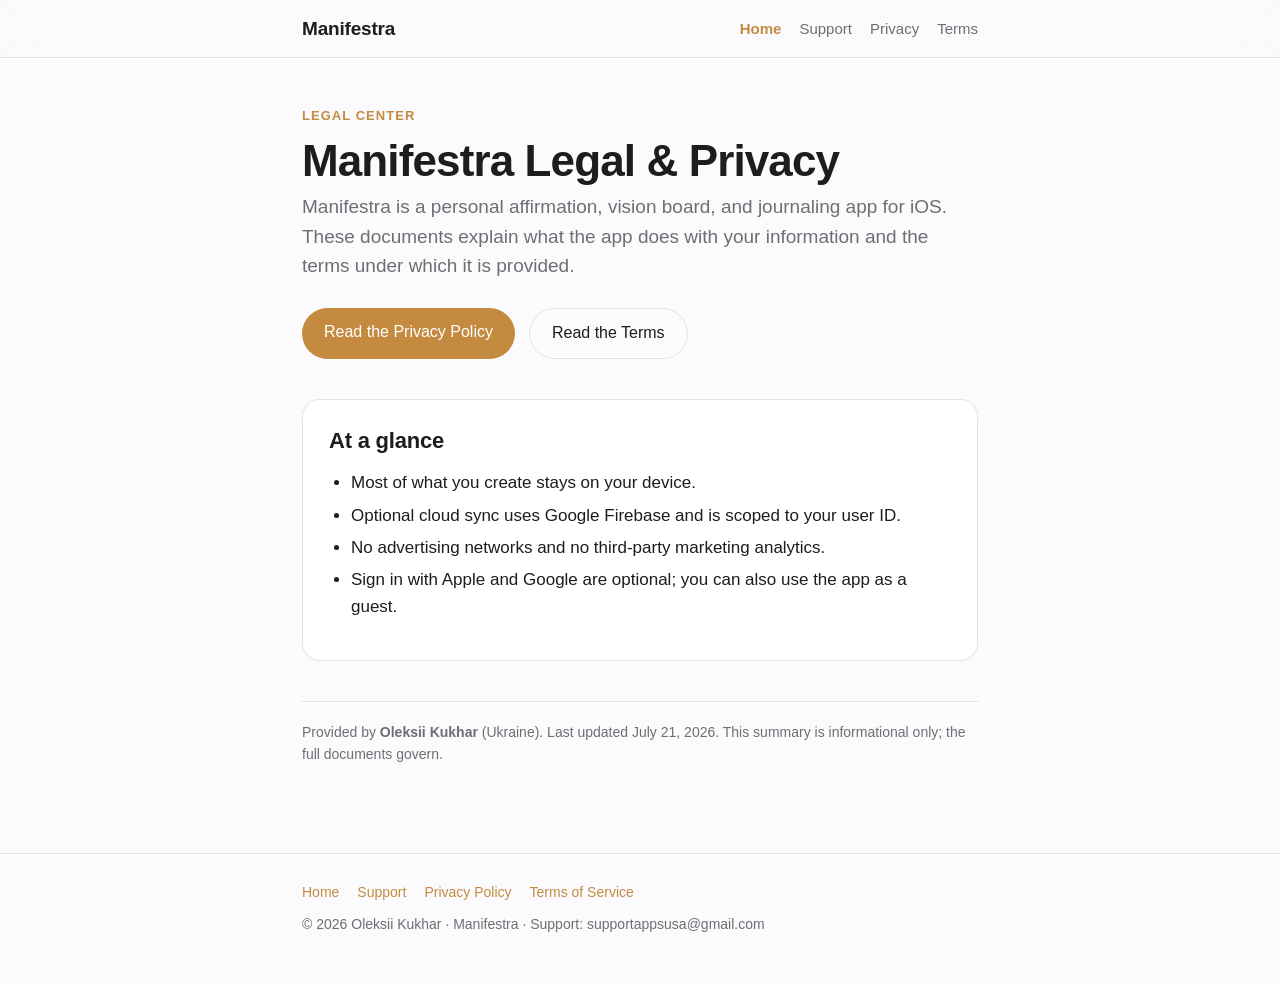
<file: index.html>
<!DOCTYPE html>
<html lang="en">
<head>
  <meta charset="UTF-8">
  <meta name="viewport" content="width=device-width, initial-scale=1">
  <title>Manifestra — Legal &amp; Privacy</title>
  <meta name="description" content="Privacy Policy and Terms of Service for Manifestra, a personal affirmation, vision board, and journaling app for iOS.">
  <meta name="robots" content="index, follow">
  <meta name="theme-color" content="#fbfbfd" media="(prefers-color-scheme: light)">
  <meta name="theme-color" content="#000000" media="(prefers-color-scheme: dark)">
  <meta property="og:title" content="Manifestra — Legal &amp; Privacy">
  <meta property="og:description" content="Privacy Policy and Terms of Service for the Manifestra iOS app.">
  <meta property="og:type" content="website">
  <link rel="stylesheet" href="style.css">
</head>
<body>
  <header class="site-header">
    <nav class="nav" aria-label="Primary">
      <span class="brand">Manifestra</span>
      <div class="nav-links">
        <a href="index.html" aria-current="page">Home</a>
        <a href="support.html">Support</a>
        <a href="privacy-policy.html">Privacy</a>
        <a href="terms-and-conditions.html">Terms</a>
      </div>
    </nav>
  </header>

  <main>
    <p class="eyebrow">Legal Center</p>
    <h1>Manifestra Legal &amp; Privacy</h1>
    <p class="lead">Manifestra is a personal affirmation, vision board, and journaling app for iOS. These documents explain what the app does with your information and the terms under which it is provided.</p>

    <div class="hero-actions">
      <a class="btn btn-primary" href="privacy-policy.html">Read the Privacy Policy</a>
      <a class="btn btn-secondary" href="terms-and-conditions.html">Read the Terms</a>
    </div>

    <div class="card" style="margin-top:40px">
      <h2 style="margin-top:0">At a glance</h2>
      <ul>
        <li>Most of what you create stays on your device.</li>
        <li>Optional cloud sync uses Google Firebase and is scoped to your user ID.</li>
        <li>No advertising networks and no third-party marketing analytics.</li>
        <li>Sign in with Apple and Google are optional; you can also use the app as a guest.</li>
      </ul>
    </div>

    <p class="note">Provided by <strong>Oleksii Kukhar</strong> (Ukraine). Last updated July 21, 2026.
      This summary is informational only; the full documents govern.</p>
  </main>

  <footer class="site-footer">
    <div class="footer-inner">
      <div class="footer-links">
        <a href="index.html">Home</a>
        <a href="support.html">Support</a>
        <a href="privacy-policy.html">Privacy Policy</a>
        <a href="terms-and-conditions.html">Terms of Service</a>
      </div>
      <span>&copy; 2026 Oleksii Kukhar · Manifestra · Support: supportappsusa@gmail.com</span>
    </div>
  </footer>
</body>
</html>
</file>
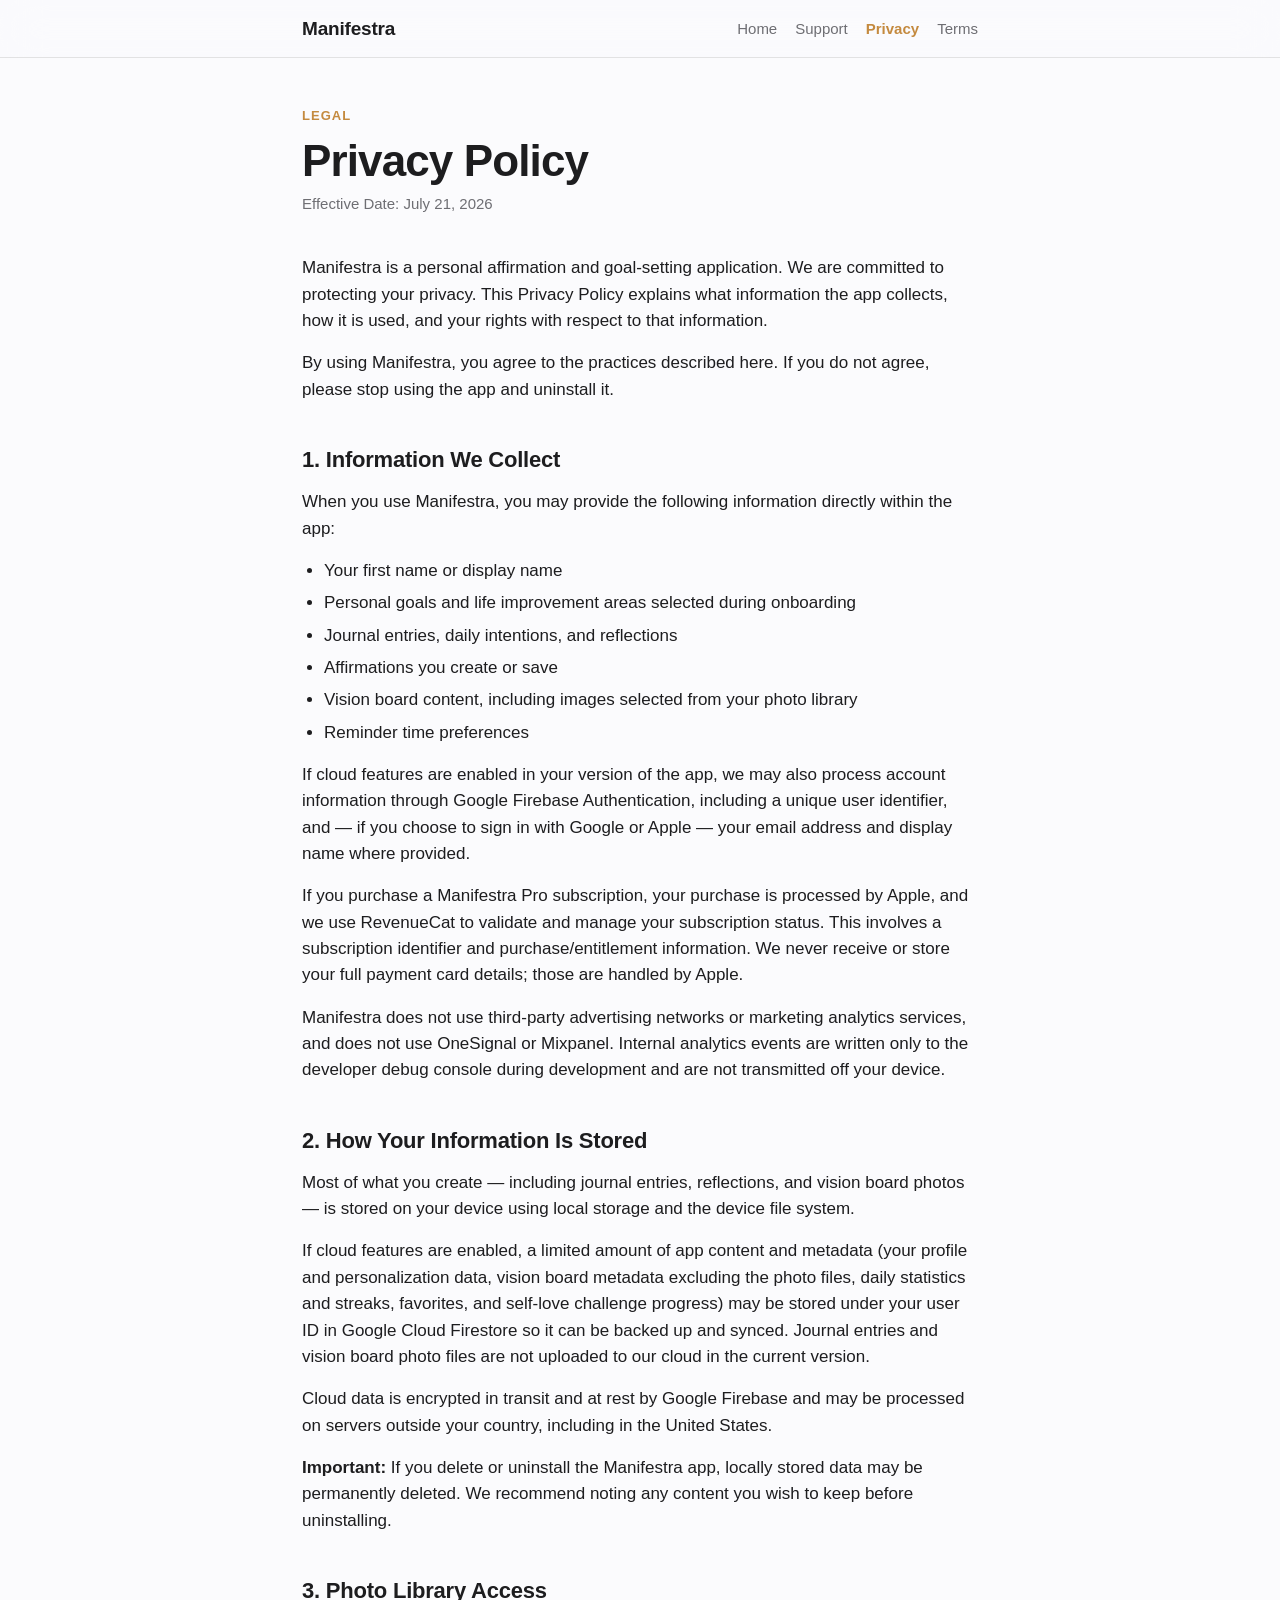
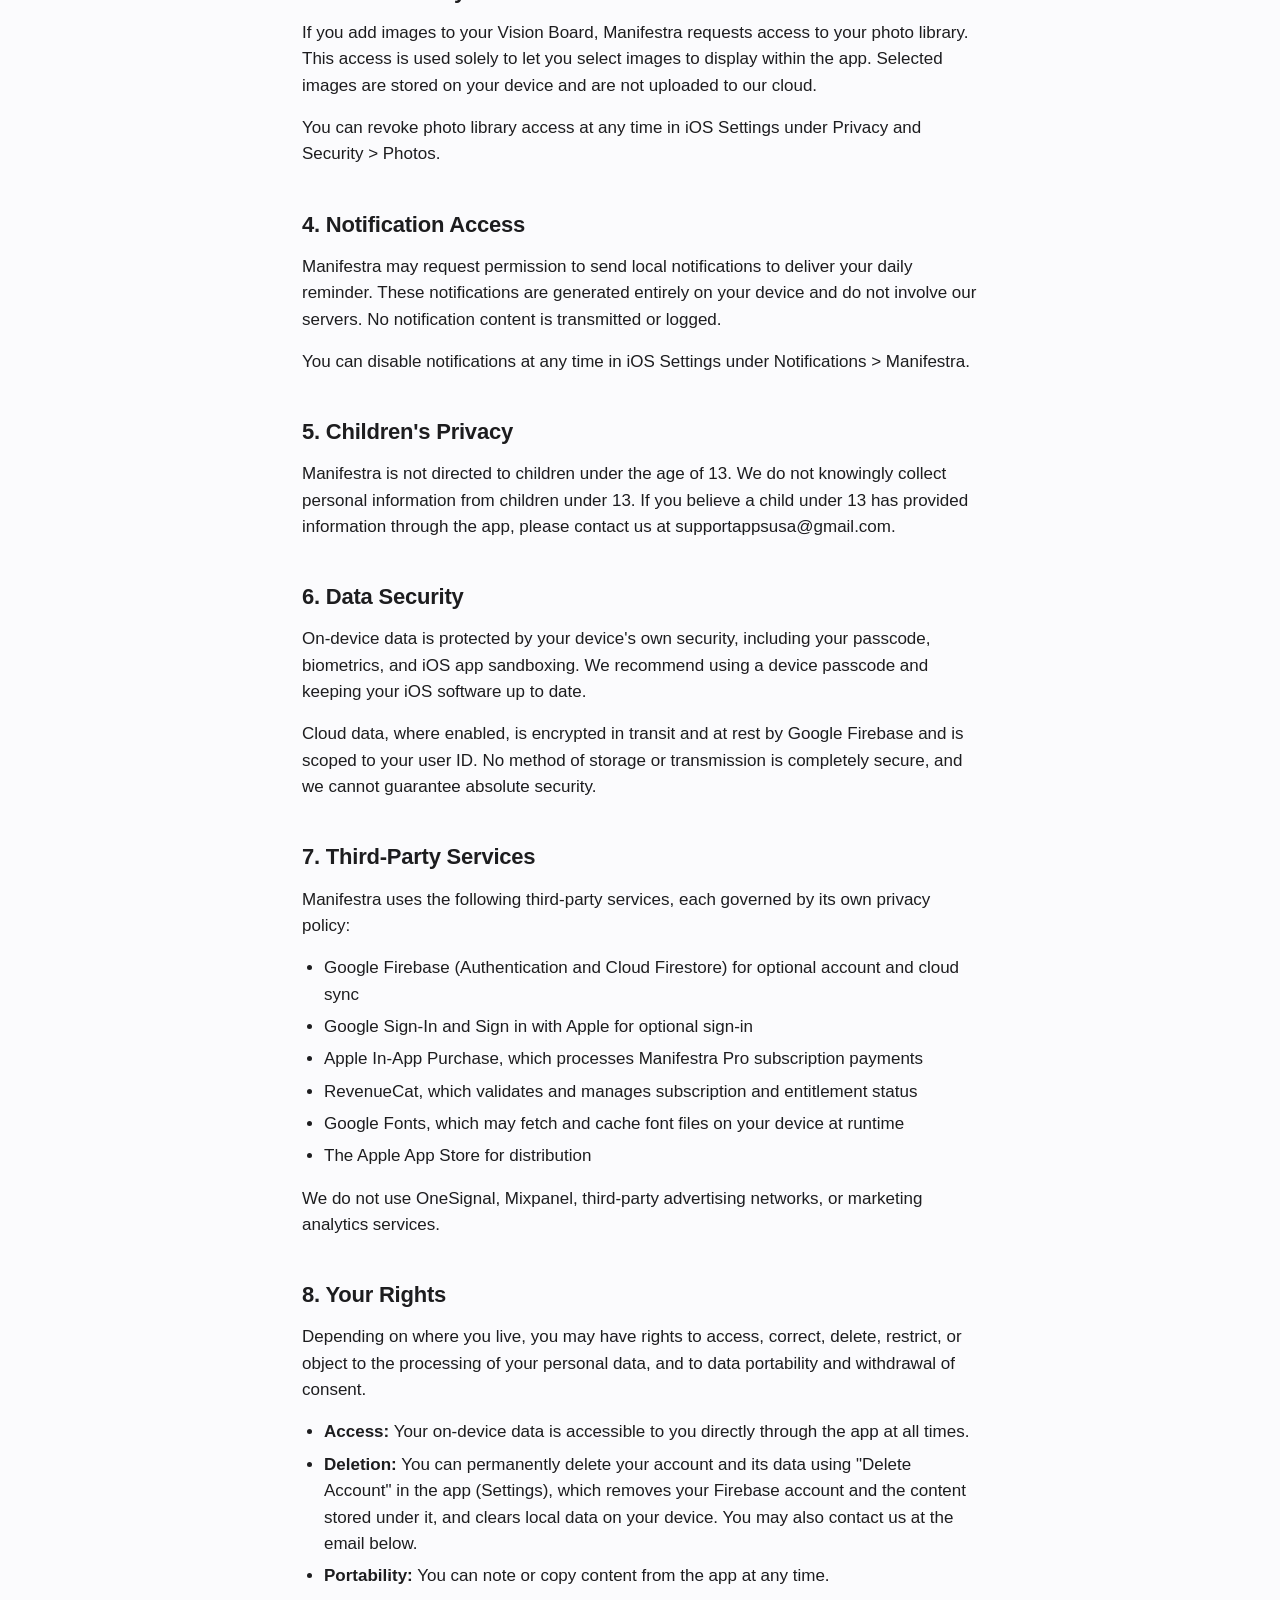
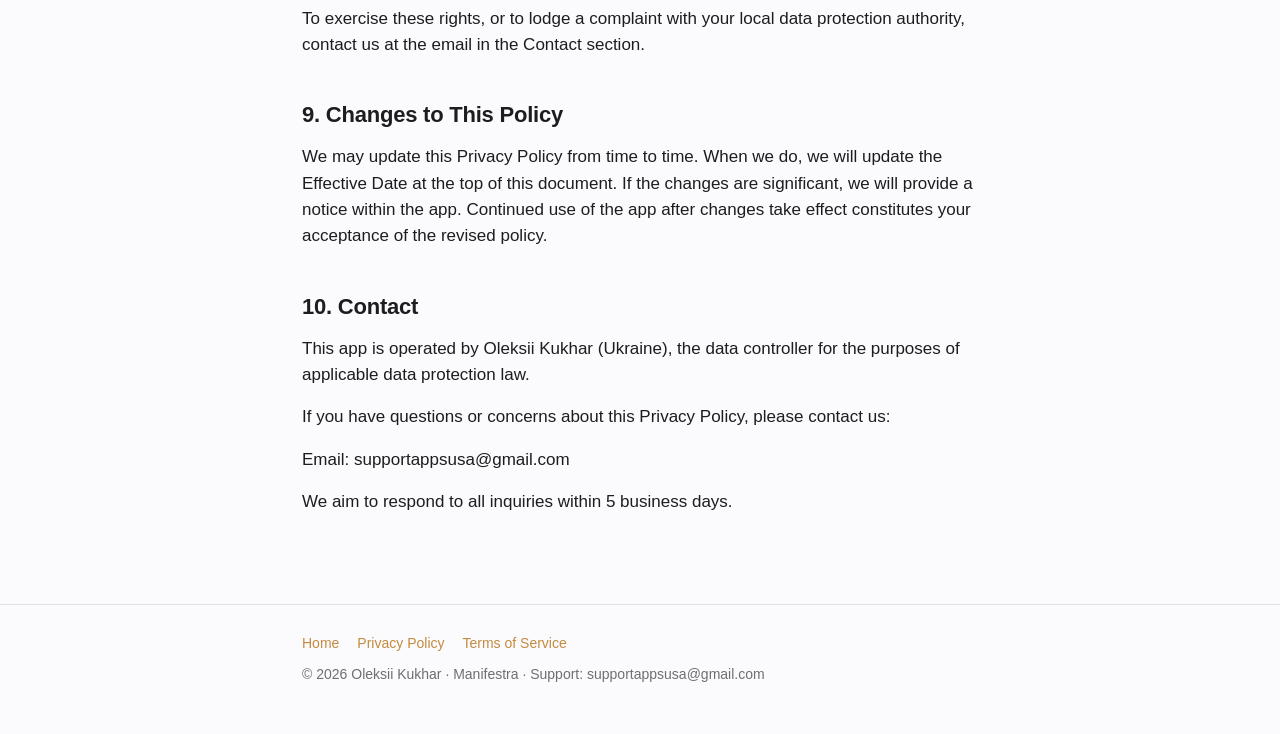
<file: privacy-policy.html>
<!DOCTYPE html>
<html lang="en">
<head>
  <meta charset="UTF-8">
  <meta name="viewport" content="width=device-width, initial-scale=1">
  <title>Privacy Policy — Manifestra</title>
  <meta name="description" content="Manifestra Privacy Policy: what the app collects, how data is stored, cloud sync, third-party services, and your rights.">
  <meta name="robots" content="index, follow">
  <meta name="theme-color" content="#fbfbfd" media="(prefers-color-scheme: light)">
  <meta name="theme-color" content="#000000" media="(prefers-color-scheme: dark)">
  <link rel="canonical" href="privacy-policy.html">
  <link rel="stylesheet" href="style.css">
</head>
<body>
  <header class="site-header">
    <nav class="nav" aria-label="Primary">
      <a class="brand" href="index.html">Manifestra</a>
      <div class="nav-links">
        <a href="index.html">Home</a>
        <a href="support.html">Support</a>
        <a href="privacy-policy.html" aria-current="page">Privacy</a>
        <a href="terms-and-conditions.html">Terms</a>
      </div>
    </nav>
  </header>

  <main>
    <p class="eyebrow">Legal</p>
    <h1>Privacy Policy</h1>
    <p class="updated">Effective Date: July 21, 2026</p>

    <p>Manifestra is a personal affirmation and goal-setting application. We are committed to protecting your privacy. This Privacy Policy explains what information the app collects, how it is used, and your rights with respect to that information.</p>
    <p>By using Manifestra, you agree to the practices described here. If you do not agree, please stop using the app and uninstall it.</p>

    <h2>1. Information We Collect</h2>
    <p>When you use Manifestra, you may provide the following information directly within the app:</p>
    <ul>
      <li>Your first name or display name</li>
      <li>Personal goals and life improvement areas selected during onboarding</li>
      <li>Journal entries, daily intentions, and reflections</li>
      <li>Affirmations you create or save</li>
      <li>Vision board content, including images selected from your photo library</li>
      <li>Reminder time preferences</li>
    </ul>
    <p>If cloud features are enabled in your version of the app, we may also process account information through Google Firebase Authentication, including a unique user identifier, and — if you choose to sign in with Google or Apple — your email address and display name where provided.</p>
    <p>If you purchase a Manifestra Pro subscription, your purchase is processed by Apple, and we use RevenueCat to validate and manage your subscription status. This involves a subscription identifier and purchase/entitlement information. We never receive or store your full payment card details; those are handled by Apple.</p>
    <p>Manifestra does not use third-party advertising networks or marketing analytics services, and does not use OneSignal or Mixpanel. Internal analytics events are written only to the developer debug console during development and are not transmitted off your device.</p>

    <h2>2. How Your Information Is Stored</h2>
    <p>Most of what you create — including journal entries, reflections, and vision board photos — is stored on your device using local storage and the device file system.</p>
    <p>If cloud features are enabled, a limited amount of app content and metadata (your profile and personalization data, vision board metadata excluding the photo files, daily statistics and streaks, favorites, and self-love challenge progress) may be stored under your user ID in Google Cloud Firestore so it can be backed up and synced. Journal entries and vision board photo files are not uploaded to our cloud in the current version.</p>
    <p>Cloud data is encrypted in transit and at rest by Google Firebase and may be processed on servers outside your country, including in the United States.</p>
    <p><strong>Important:</strong> If you delete or uninstall the Manifestra app, locally stored data may be permanently deleted. We recommend noting any content you wish to keep before uninstalling.</p>

    <h2>3. Photo Library Access</h2>
    <p>If you add images to your Vision Board, Manifestra requests access to your photo library. This access is used solely to let you select images to display within the app. Selected images are stored on your device and are not uploaded to our cloud.</p>
    <p>You can revoke photo library access at any time in iOS Settings under Privacy and Security &gt; Photos.</p>

    <h2>4. Notification Access</h2>
    <p>Manifestra may request permission to send local notifications to deliver your daily reminder. These notifications are generated entirely on your device and do not involve our servers. No notification content is transmitted or logged.</p>
    <p>You can disable notifications at any time in iOS Settings under Notifications &gt; Manifestra.</p>

    <h2>5. Children's Privacy</h2>
    <p>Manifestra is not directed to children under the age of 13. We do not knowingly collect personal information from children under 13. If you believe a child under 13 has provided information through the app, please contact us at supportappsusa@gmail.com.</p>

    <h2>6. Data Security</h2>
    <p>On-device data is protected by your device's own security, including your passcode, biometrics, and iOS app sandboxing. We recommend using a device passcode and keeping your iOS software up to date.</p>
    <p>Cloud data, where enabled, is encrypted in transit and at rest by Google Firebase and is scoped to your user ID. No method of storage or transmission is completely secure, and we cannot guarantee absolute security.</p>

    <h2>7. Third-Party Services</h2>
    <p>Manifestra uses the following third-party services, each governed by its own privacy policy:</p>
    <ul>
      <li>Google Firebase (Authentication and Cloud Firestore) for optional account and cloud sync</li>
      <li>Google Sign-In and Sign in with Apple for optional sign-in</li>
      <li>Apple In-App Purchase, which processes Manifestra Pro subscription payments</li>
      <li>RevenueCat, which validates and manages subscription and entitlement status</li>
      <li>Google Fonts, which may fetch and cache font files on your device at runtime</li>
      <li>The Apple App Store for distribution</li>
    </ul>
    <p>We do not use OneSignal, Mixpanel, third-party advertising networks, or marketing analytics services.</p>

    <h2>8. Your Rights</h2>
    <p>Depending on where you live, you may have rights to access, correct, delete, restrict, or object to the processing of your personal data, and to data portability and withdrawal of consent.</p>
    <ul>
      <li><strong>Access:</strong> Your on-device data is accessible to you directly through the app at all times.</li>
      <li><strong>Deletion:</strong> You can permanently delete your account and its data using "Delete Account" in the app (Settings), which removes your Firebase account and the content stored under it, and clears local data on your device. You may also contact us at the email below.</li>
      <li><strong>Portability:</strong> You can note or copy content from the app at any time.</li>
    </ul>
    <p>To exercise these rights, or to lodge a complaint with your local data protection authority, contact us at the email in the Contact section.</p>

    <h2>9. Changes to This Policy</h2>
    <p>We may update this Privacy Policy from time to time. When we do, we will update the Effective Date at the top of this document. If the changes are significant, we will provide a notice within the app. Continued use of the app after changes take effect constitutes your acceptance of the revised policy.</p>

    <h2>10. Contact</h2>
    <p>This app is operated by Oleksii Kukhar (Ukraine), the data controller for the purposes of applicable data protection law.</p>
    <p>If you have questions or concerns about this Privacy Policy, please contact us:</p>
    <p>Email: supportappsusa@gmail.com</p>
    <p>We aim to respond to all inquiries within 5 business days.</p>
  </main>

  <footer class="site-footer">
    <div class="footer-inner">
      <div class="footer-links">
        <a href="index.html">Home</a>
        <a href="privacy-policy.html">Privacy Policy</a>
        <a href="terms-and-conditions.html">Terms of Service</a>
      </div>
      <span>&copy; 2026 Oleksii Kukhar · Manifestra · Support: supportappsusa@gmail.com</span>
    </div>
  </footer>
</body>
</html>
</file>
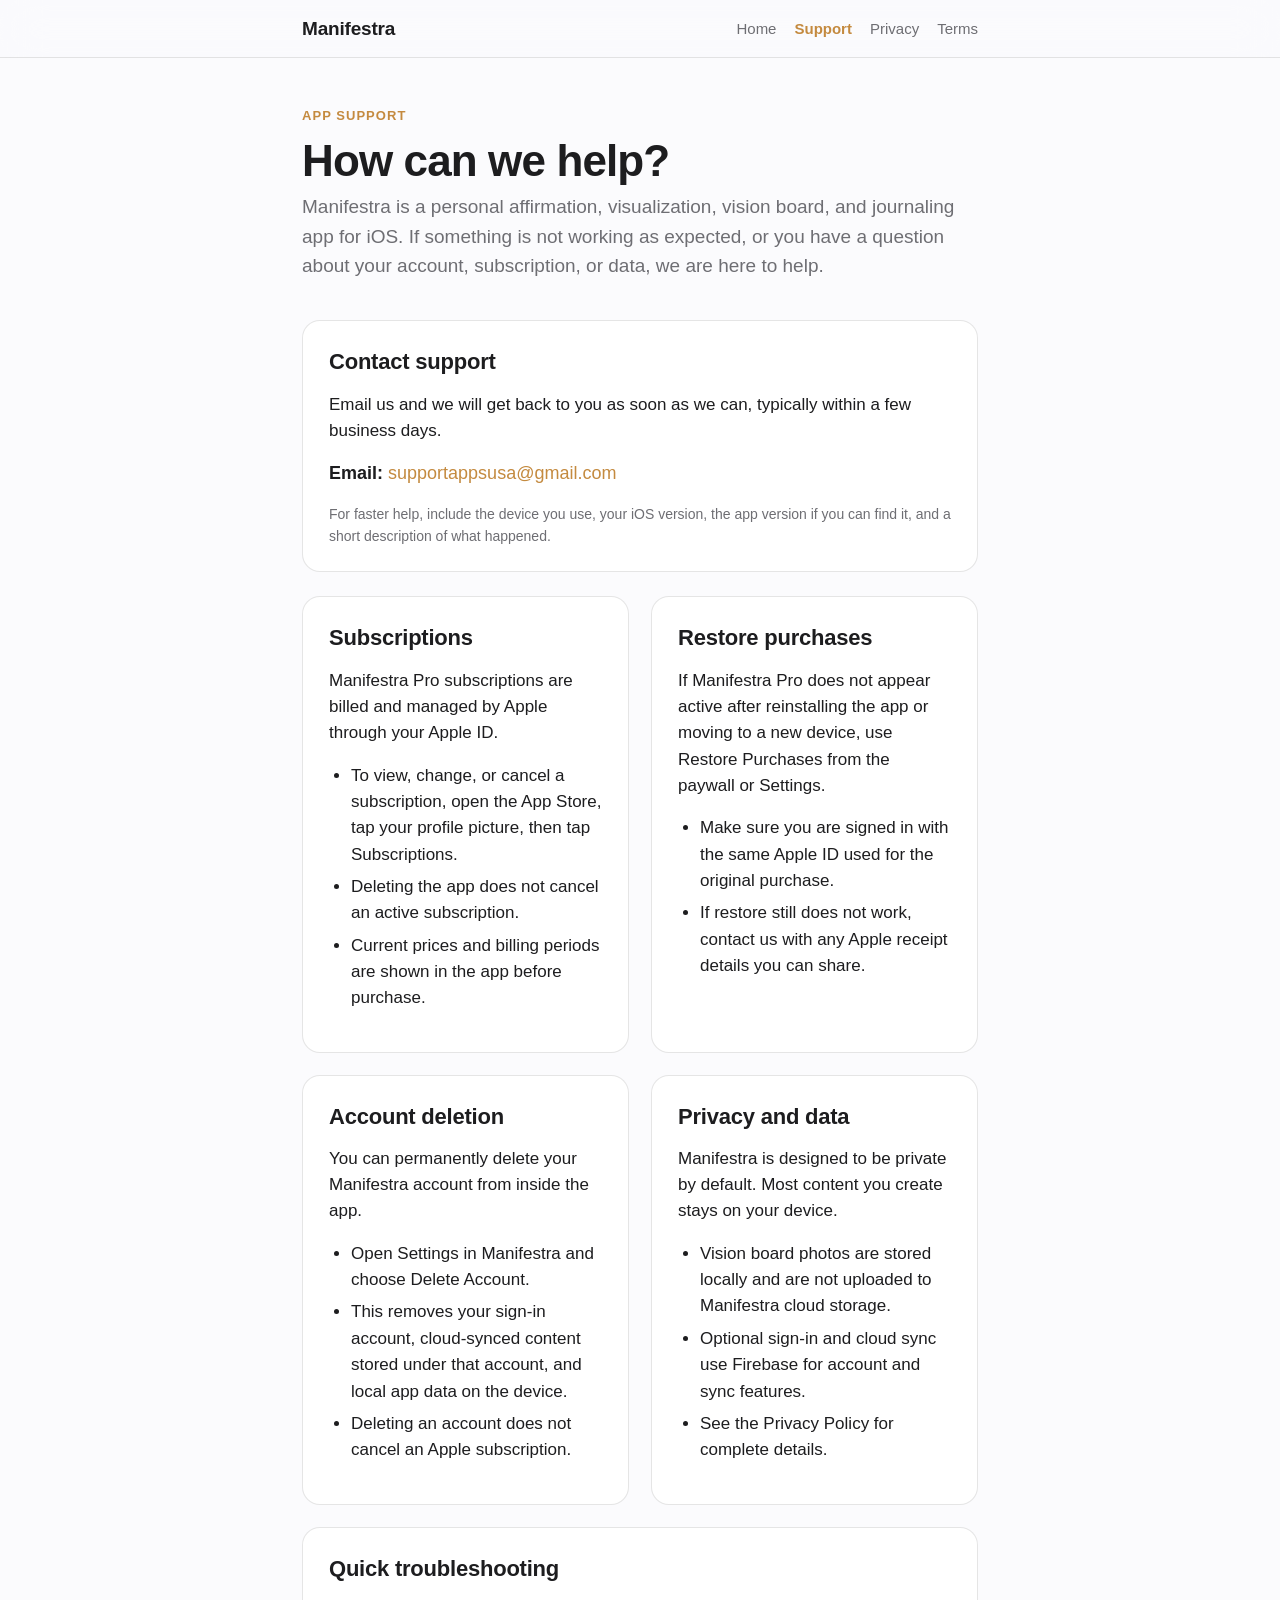
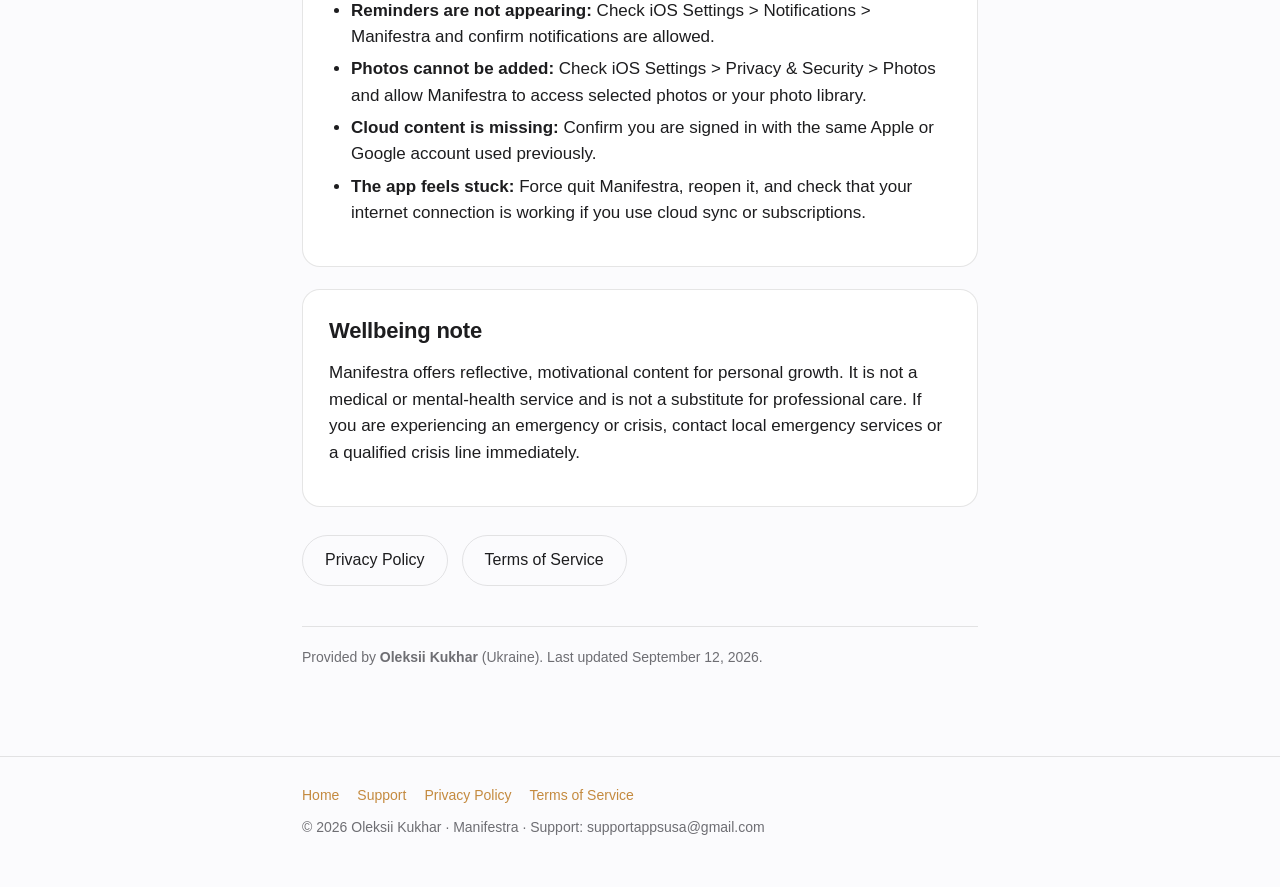
<file: support.html>
<!DOCTYPE html>
<html lang="en">
<head>
  <meta charset="UTF-8">
  <meta name="viewport" content="width=device-width, initial-scale=1">
  <title>Manifestra — Support</title>
  <meta name="description" content="Get support for Manifestra, including subscription help, purchase restore steps, account deletion, privacy questions, and troubleshooting.">
  <meta name="robots" content="index, follow">
  <meta name="theme-color" content="#fbfbfd" media="(prefers-color-scheme: light)">
  <meta name="theme-color" content="#000000" media="(prefers-color-scheme: dark)">
  <meta property="og:title" content="Manifestra — Support">
  <meta property="og:description" content="Get help with Manifestra for iOS: contact support, manage subscriptions, restore purchases, and troubleshoot common issues.">
  <meta property="og:type" content="website">
  <link rel="stylesheet" href="style.css">
</head>
<body>
  <header class="site-header">
    <nav class="nav" aria-label="Primary">
      <span class="brand">Manifestra</span>
      <div class="nav-links">
        <a href="index.html">Home</a>
        <a href="support.html" aria-current="page">Support</a>
        <a href="privacy-policy.html">Privacy</a>
        <a href="terms-and-conditions.html">Terms</a>
      </div>
    </nav>
  </header>

  <main>
    <p class="eyebrow">App Support</p>
    <h1>How can we help?</h1>
    <p class="lead">Manifestra is a personal affirmation, visualization, vision board, and journaling app for iOS. If something is not working as expected, or you have a question about your account, subscription, or data, we are here to help.</p>

    <section class="card support-contact" aria-labelledby="contact-heading">
      <h2 id="contact-heading">Contact support</h2>
      <p>Email us and we will get back to you as soon as we can, typically within a few business days.</p>
      <p class="support-email"><strong>Email:</strong> <a href="mailto:supportappsusa@gmail.com">supportappsusa@gmail.com</a></p>
      <p class="small-note">For faster help, include the device you use, your iOS version, the app version if you can find it, and a short description of what happened.</p>
    </section>

    <section class="support-grid" aria-label="Support topics">
      <article class="card">
        <h2>Subscriptions</h2>
        <p>Manifestra Pro subscriptions are billed and managed by Apple through your Apple ID.</p>
        <ul>
          <li>To view, change, or cancel a subscription, open the App Store, tap your profile picture, then tap Subscriptions.</li>
          <li>Deleting the app does not cancel an active subscription.</li>
          <li>Current prices and billing periods are shown in the app before purchase.</li>
        </ul>
      </article>

      <article class="card">
        <h2>Restore purchases</h2>
        <p>If Manifestra Pro does not appear active after reinstalling the app or moving to a new device, use Restore Purchases from the paywall or Settings.</p>
        <ul>
          <li>Make sure you are signed in with the same Apple ID used for the original purchase.</li>
          <li>If restore still does not work, contact us with any Apple receipt details you can share.</li>
        </ul>
      </article>

      <article class="card">
        <h2>Account deletion</h2>
        <p>You can permanently delete your Manifestra account from inside the app.</p>
        <ul>
          <li>Open Settings in Manifestra and choose Delete Account.</li>
          <li>This removes your sign-in account, cloud-synced content stored under that account, and local app data on the device.</li>
          <li>Deleting an account does not cancel an Apple subscription.</li>
        </ul>
      </article>

      <article class="card">
        <h2>Privacy and data</h2>
        <p>Manifestra is designed to be private by default. Most content you create stays on your device.</p>
        <ul>
          <li>Vision board photos are stored locally and are not uploaded to Manifestra cloud storage.</li>
          <li>Optional sign-in and cloud sync use Firebase for account and sync features.</li>
          <li>See the Privacy Policy for complete details.</li>
        </ul>
      </article>
    </section>

    <section class="card" aria-labelledby="troubleshooting-heading">
      <h2 id="troubleshooting-heading">Quick troubleshooting</h2>
      <ul>
        <li><strong>Reminders are not appearing:</strong> Check iOS Settings &gt; Notifications &gt; Manifestra and confirm notifications are allowed.</li>
        <li><strong>Photos cannot be added:</strong> Check iOS Settings &gt; Privacy &amp; Security &gt; Photos and allow Manifestra to access selected photos or your photo library.</li>
        <li><strong>Cloud content is missing:</strong> Confirm you are signed in with the same Apple or Google account used previously.</li>
        <li><strong>The app feels stuck:</strong> Force quit Manifestra, reopen it, and check that your internet connection is working if you use cloud sync or subscriptions.</li>
      </ul>
    </section>

    <section class="card" aria-labelledby="wellbeing-heading">
      <h2 id="wellbeing-heading">Wellbeing note</h2>
      <p>Manifestra offers reflective, motivational content for personal growth. It is not a medical or mental-health service and is not a substitute for professional care. If you are experiencing an emergency or crisis, contact local emergency services or a qualified crisis line immediately.</p>
    </section>

    <div class="hero-actions">
      <a class="btn btn-secondary" href="privacy-policy.html">Privacy Policy</a>
      <a class="btn btn-secondary" href="terms-and-conditions.html">Terms of Service</a>
    </div>

    <p class="note">Provided by <strong>Oleksii Kukhar</strong> (Ukraine). Last updated September 12, 2026.</p>
  </main>

  <footer class="site-footer">
    <div class="footer-inner">
      <div class="footer-links">
        <a href="index.html">Home</a>
        <a href="support.html">Support</a>
        <a href="privacy-policy.html">Privacy Policy</a>
        <a href="terms-and-conditions.html">Terms of Service</a>
      </div>
      <span>&copy; 2026 Oleksii Kukhar · Manifestra · Support: supportappsusa@gmail.com</span>
    </div>
  </footer>
</body>
</html>
</file>
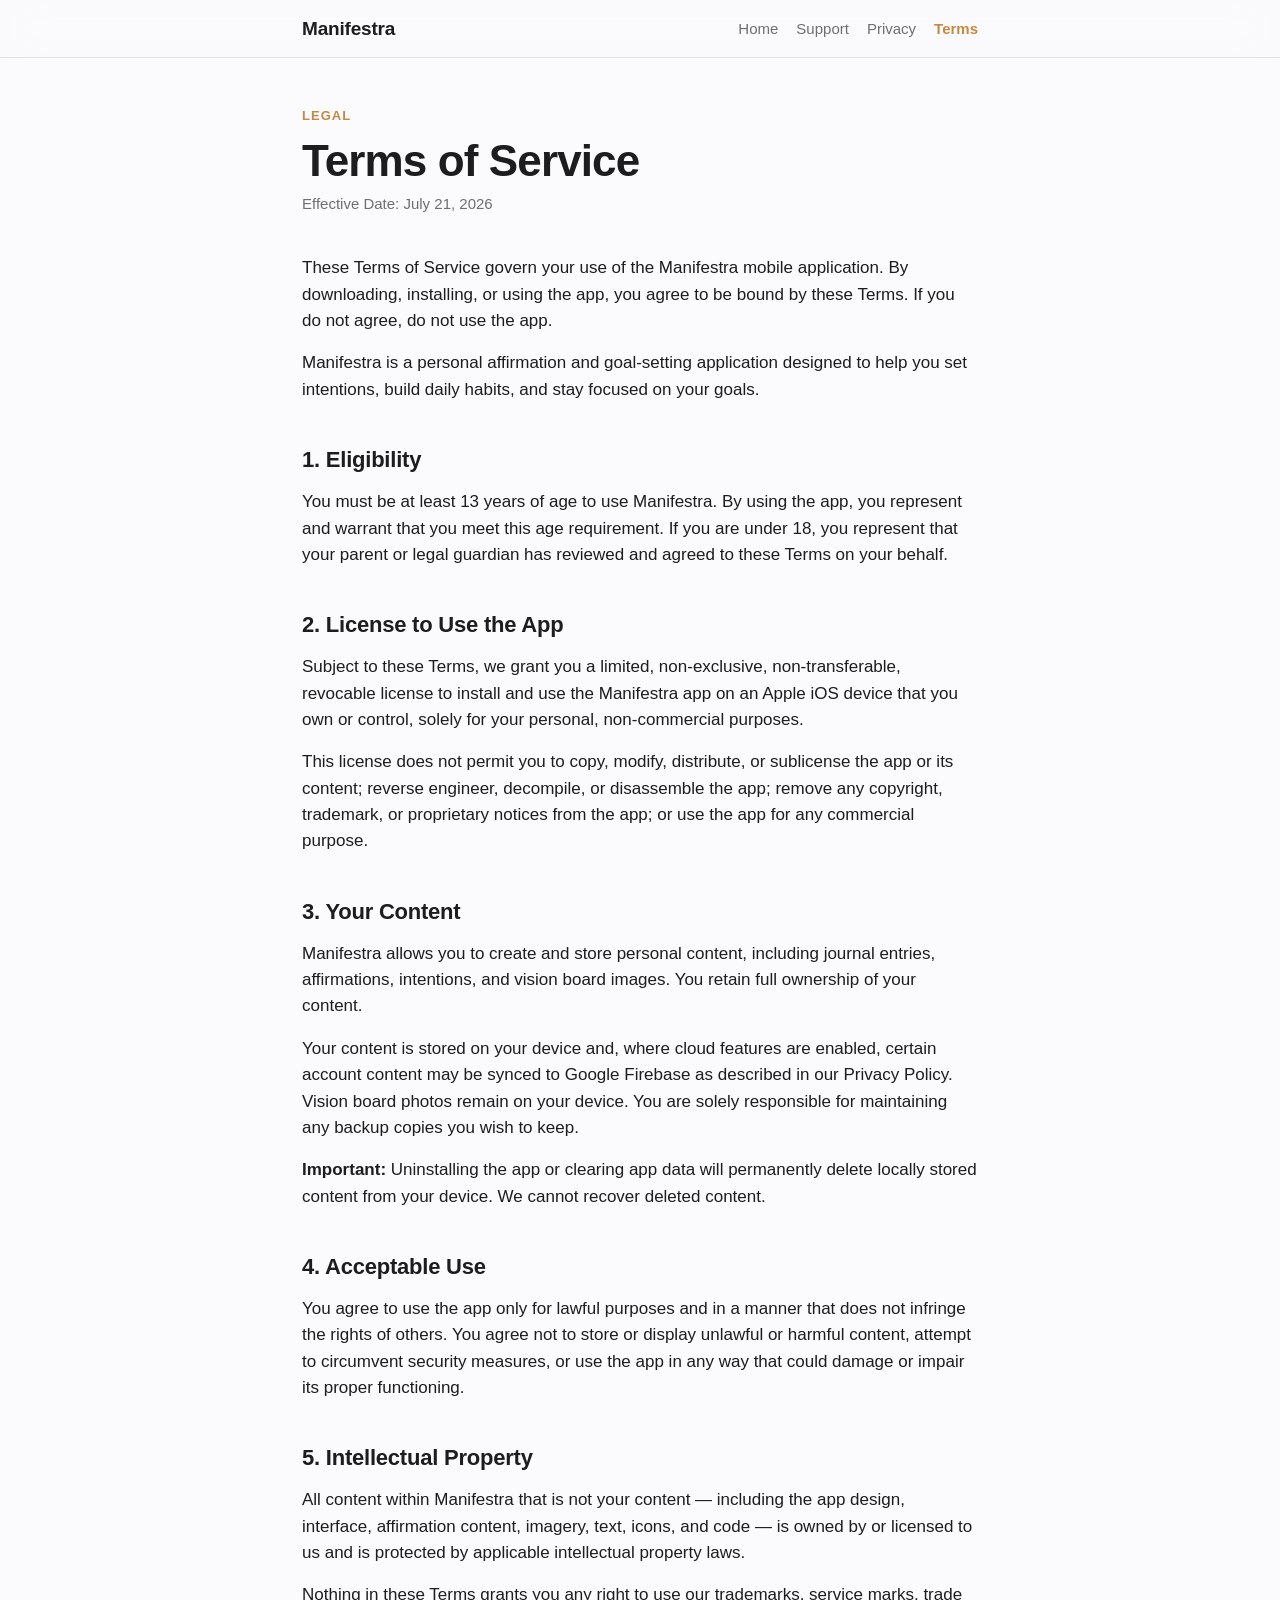
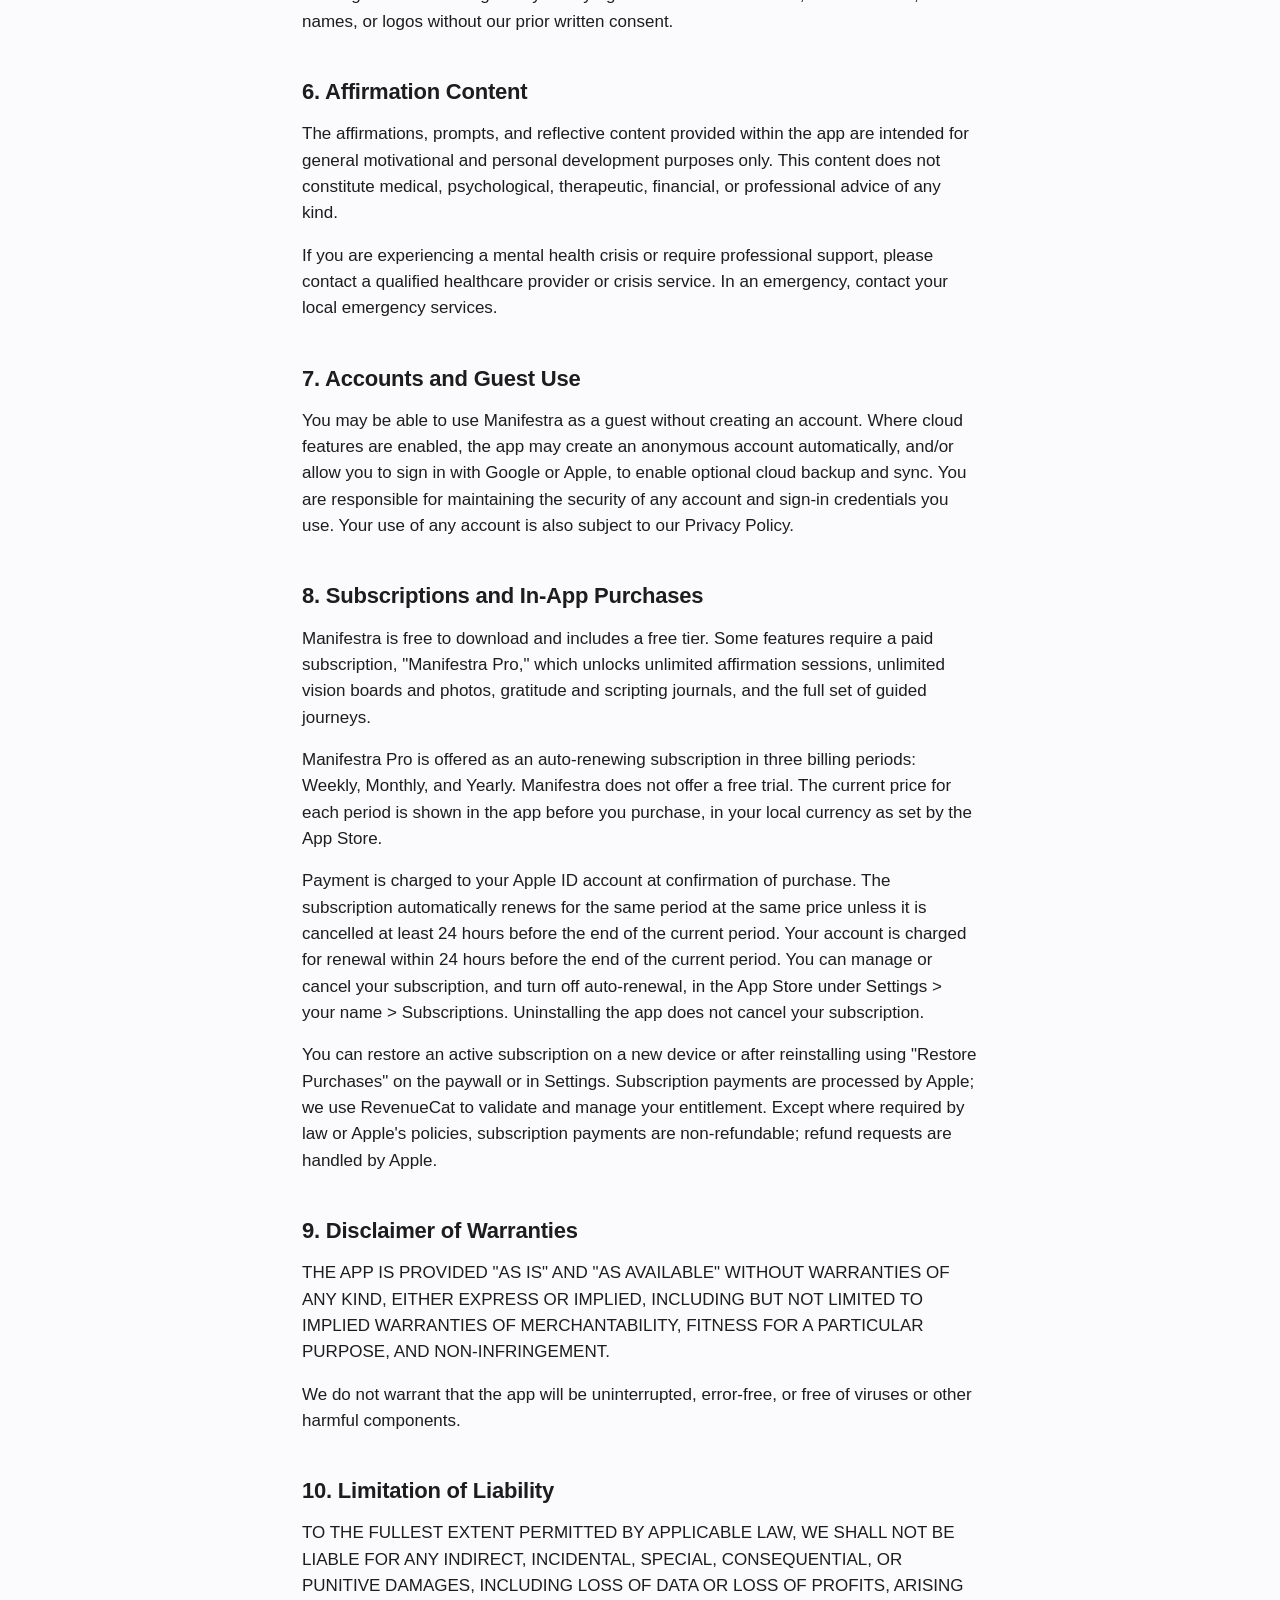
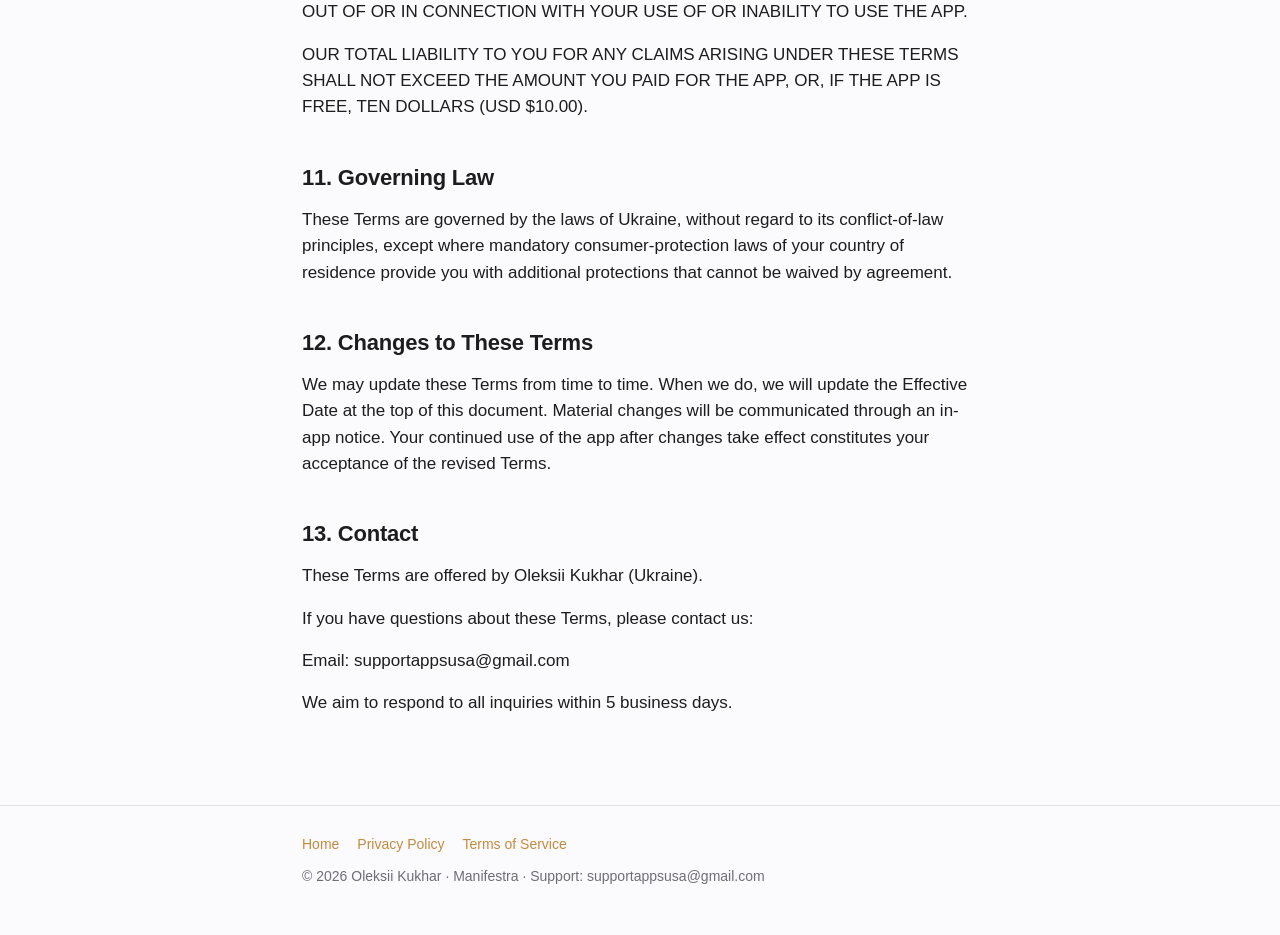
<file: terms-and-conditions.html>
<!DOCTYPE html>
<html lang="en">
<head>
  <meta charset="UTF-8">
  <meta name="viewport" content="width=device-width, initial-scale=1">
  <title>Terms of Service — Manifestra</title>
  <meta name="description" content="Manifestra Terms of Service: eligibility, license, your content, acceptable use, disclaimers, and governing law.">
  <meta name="robots" content="index, follow">
  <meta name="theme-color" content="#fbfbfd" media="(prefers-color-scheme: light)">
  <meta name="theme-color" content="#000000" media="(prefers-color-scheme: dark)">
  <link rel="canonical" href="terms-and-conditions.html">
  <link rel="stylesheet" href="style.css">
</head>
<body>
  <header class="site-header">
    <nav class="nav" aria-label="Primary">
      <a class="brand" href="index.html">Manifestra</a>
      <div class="nav-links">
        <a href="index.html">Home</a>
        <a href="support.html">Support</a>
        <a href="privacy-policy.html">Privacy</a>
        <a href="terms-and-conditions.html" aria-current="page">Terms</a>
      </div>
    </nav>
  </header>

  <main>
    <p class="eyebrow">Legal</p>
    <h1>Terms of Service</h1>
    <p class="updated">Effective Date: July 21, 2026</p>

    <p>These Terms of Service govern your use of the Manifestra mobile application. By downloading, installing, or using the app, you agree to be bound by these Terms. If you do not agree, do not use the app.</p>
    <p>Manifestra is a personal affirmation and goal-setting application designed to help you set intentions, build daily habits, and stay focused on your goals.</p>

    <h2>1. Eligibility</h2>
    <p>You must be at least 13 years of age to use Manifestra. By using the app, you represent and warrant that you meet this age requirement. If you are under 18, you represent that your parent or legal guardian has reviewed and agreed to these Terms on your behalf.</p>

    <h2>2. License to Use the App</h2>
    <p>Subject to these Terms, we grant you a limited, non-exclusive, non-transferable, revocable license to install and use the Manifestra app on an Apple iOS device that you own or control, solely for your personal, non-commercial purposes.</p>
    <p>This license does not permit you to copy, modify, distribute, or sublicense the app or its content; reverse engineer, decompile, or disassemble the app; remove any copyright, trademark, or proprietary notices from the app; or use the app for any commercial purpose.</p>

    <h2>3. Your Content</h2>
    <p>Manifestra allows you to create and store personal content, including journal entries, affirmations, intentions, and vision board images. You retain full ownership of your content.</p>
    <p>Your content is stored on your device and, where cloud features are enabled, certain account content may be synced to Google Firebase as described in our Privacy Policy. Vision board photos remain on your device. You are solely responsible for maintaining any backup copies you wish to keep.</p>
    <p><strong>Important:</strong> Uninstalling the app or clearing app data will permanently delete locally stored content from your device. We cannot recover deleted content.</p>

    <h2>4. Acceptable Use</h2>
    <p>You agree to use the app only for lawful purposes and in a manner that does not infringe the rights of others. You agree not to store or display unlawful or harmful content, attempt to circumvent security measures, or use the app in any way that could damage or impair its proper functioning.</p>

    <h2>5. Intellectual Property</h2>
    <p>All content within Manifestra that is not your content — including the app design, interface, affirmation content, imagery, text, icons, and code — is owned by or licensed to us and is protected by applicable intellectual property laws.</p>
    <p>Nothing in these Terms grants you any right to use our trademarks, service marks, trade names, or logos without our prior written consent.</p>

    <h2>6. Affirmation Content</h2>
    <p>The affirmations, prompts, and reflective content provided within the app are intended for general motivational and personal development purposes only. This content does not constitute medical, psychological, therapeutic, financial, or professional advice of any kind.</p>
    <p>If you are experiencing a mental health crisis or require professional support, please contact a qualified healthcare provider or crisis service. In an emergency, contact your local emergency services.</p>

    <h2>7. Accounts and Guest Use</h2>
    <p>You may be able to use Manifestra as a guest without creating an account. Where cloud features are enabled, the app may create an anonymous account automatically, and/or allow you to sign in with Google or Apple, to enable optional cloud backup and sync. You are responsible for maintaining the security of any account and sign-in credentials you use. Your use of any account is also subject to our Privacy Policy.</p>

    <h2>8. Subscriptions and In-App Purchases</h2>
    <p>Manifestra is free to download and includes a free tier. Some features require a paid subscription, "Manifestra Pro," which unlocks unlimited affirmation sessions, unlimited vision boards and photos, gratitude and scripting journals, and the full set of guided journeys.</p>
    <p>Manifestra Pro is offered as an auto-renewing subscription in three billing periods: Weekly, Monthly, and Yearly. Manifestra does not offer a free trial. The current price for each period is shown in the app before you purchase, in your local currency as set by the App Store.</p>
    <p>Payment is charged to your Apple ID account at confirmation of purchase. The subscription automatically renews for the same period at the same price unless it is cancelled at least 24 hours before the end of the current period. Your account is charged for renewal within 24 hours before the end of the current period. You can manage or cancel your subscription, and turn off auto-renewal, in the App Store under Settings &gt; your name &gt; Subscriptions. Uninstalling the app does not cancel your subscription.</p>
    <p>You can restore an active subscription on a new device or after reinstalling using "Restore Purchases" on the paywall or in Settings. Subscription payments are processed by Apple; we use RevenueCat to validate and manage your entitlement. Except where required by law or Apple's policies, subscription payments are non-refundable; refund requests are handled by Apple.</p>

    <h2>9. Disclaimer of Warranties</h2>
    <p>THE APP IS PROVIDED "AS IS" AND "AS AVAILABLE" WITHOUT WARRANTIES OF ANY KIND, EITHER EXPRESS OR IMPLIED, INCLUDING BUT NOT LIMITED TO IMPLIED WARRANTIES OF MERCHANTABILITY, FITNESS FOR A PARTICULAR PURPOSE, AND NON-INFRINGEMENT.</p>
    <p>We do not warrant that the app will be uninterrupted, error-free, or free of viruses or other harmful components.</p>

    <h2>10. Limitation of Liability</h2>
    <p>TO THE FULLEST EXTENT PERMITTED BY APPLICABLE LAW, WE SHALL NOT BE LIABLE FOR ANY INDIRECT, INCIDENTAL, SPECIAL, CONSEQUENTIAL, OR PUNITIVE DAMAGES, INCLUDING LOSS OF DATA OR LOSS OF PROFITS, ARISING OUT OF OR IN CONNECTION WITH YOUR USE OF OR INABILITY TO USE THE APP.</p>
    <p>OUR TOTAL LIABILITY TO YOU FOR ANY CLAIMS ARISING UNDER THESE TERMS SHALL NOT EXCEED THE AMOUNT YOU PAID FOR THE APP, OR, IF THE APP IS FREE, TEN DOLLARS (USD $10.00).</p>

    <h2>11. Governing Law</h2>
    <p>These Terms are governed by the laws of Ukraine, without regard to its conflict-of-law principles, except where mandatory consumer-protection laws of your country of residence provide you with additional protections that cannot be waived by agreement.</p>

    <h2>12. Changes to These Terms</h2>
    <p>We may update these Terms from time to time. When we do, we will update the Effective Date at the top of this document. Material changes will be communicated through an in-app notice. Your continued use of the app after changes take effect constitutes your acceptance of the revised Terms.</p>

    <h2>13. Contact</h2>
    <p>These Terms are offered by Oleksii Kukhar (Ukraine).</p>
    <p>If you have questions about these Terms, please contact us:</p>
    <p>Email: supportappsusa@gmail.com</p>
    <p>We aim to respond to all inquiries within 5 business days.</p>
  </main>

  <footer class="site-footer">
    <div class="footer-inner">
      <div class="footer-links">
        <a href="index.html">Home</a>
        <a href="privacy-policy.html">Privacy Policy</a>
        <a href="terms-and-conditions.html">Terms of Service</a>
      </div>
      <span>&copy; 2026 Oleksii Kukhar · Manifestra · Support: supportappsusa@gmail.com</span>
    </div>
  </footer>
</body>
</html>
</file>
<file: style.css>
/* Manifestra legal site — pure CSS, no frameworks. Apple-style, responsive,
   light/dark aware. Shared by every page under /docs. */

:root {
  --bg: #fbfbfd;
  --surface: #ffffff;
  --text: #1d1d1f;
  --text-soft: #6e6e73;
  --accent: #c48a3f;
  --border: rgba(0, 0, 0, 0.1);
  --header-bg: rgba(251, 251, 253, 0.8);
  --max: 720px;
}

@media (prefers-color-scheme: dark) {
  :root {
    --bg: #000000;
    --surface: #1c1c1e;
    --text: #f5f5f7;
    --text-soft: #a1a1a6;
    --accent: #e0a95e;
    --border: rgba(255, 255, 255, 0.14);
    --header-bg: rgba(0, 0, 0, 0.7);
  }
}

* { box-sizing: border-box; }

html { -webkit-text-size-adjust: 100%; scroll-behavior: smooth; }

body {
  margin: 0;
  background: var(--bg);
  color: var(--text);
  font-family: -apple-system, BlinkMacSystemFont, "SF Pro Text", "Helvetica Neue",
    Helvetica, Arial, sans-serif;
  font-size: 17px;
  line-height: 1.55;
  -webkit-font-smoothing: antialiased;
}

a { color: var(--accent); text-decoration: none; }
a:hover { text-decoration: underline; }

/* Header / nav */
.site-header {
  position: sticky;
  top: 0;
  z-index: 10;
  background: var(--header-bg);
  backdrop-filter: saturate(180%) blur(20px);
  -webkit-backdrop-filter: saturate(180%) blur(20px);
  border-bottom: 1px solid var(--border);
}
.nav {
  max-width: var(--max);
  margin: 0 auto;
  padding: 14px 22px;
  display: flex;
  align-items: center;
  gap: 20px;
  flex-wrap: wrap;
}
.brand {
  font-weight: 700;
  font-size: 19px;
  color: var(--text);
  letter-spacing: -0.01em;
}
.nav-links { display: flex; gap: 18px; margin-left: auto; flex-wrap: wrap; }
.nav-links a { color: var(--text-soft); font-size: 15px; }
.nav-links a[aria-current="page"] { color: var(--accent); font-weight: 600; }

/* Content */
main {
  max-width: var(--max);
  margin: 0 auto;
  padding: 48px 22px 24px;
}
.eyebrow {
  color: var(--accent);
  font-size: 13px;
  font-weight: 700;
  letter-spacing: 0.08em;
  text-transform: uppercase;
  margin: 0 0 10px;
}
h1 {
  font-size: clamp(32px, 6vw, 44px);
  line-height: 1.08;
  letter-spacing: -0.02em;
  margin: 0 0 8px;
  text-wrap: balance;
}
.updated { color: var(--text-soft); font-size: 15px; margin: 0 0 40px; }
h2 {
  font-size: 22px;
  letter-spacing: -0.01em;
  margin: 40px 0 12px;
  scroll-margin-top: 80px;
}
p { margin: 0 0 16px; }
ul { margin: 0 0 16px; padding-left: 22px; }
li { margin: 0 0 6px; }
strong { font-weight: 600; }

.lead { font-size: 19px; color: var(--text-soft); }

.card {
  background: var(--surface);
  border: 1px solid var(--border);
  border-radius: 18px;
  padding: 24px 26px;
  margin: 0 0 22px;
}

.card > h2:first-child { margin-top: 0; }

.support-contact { margin-top: 40px; }

.support-grid {
  display: grid;
  grid-template-columns: repeat(2, minmax(0, 1fr));
  gap: 22px;
  margin: 24px 0 22px;
}

.support-grid .card { margin: 0; }

.support-email { font-size: 18px; }

.small-note {
  color: var(--text-soft);
  font-size: 14px;
  margin-bottom: 0;
}

.hero-actions { display: flex; gap: 14px; flex-wrap: wrap; margin-top: 28px; }
.btn {
  display: inline-block;
  padding: 12px 22px;
  border-radius: 980px;
  font-size: 16px;
  font-weight: 500;
}
.btn-primary { background: var(--accent); color: #fff; }
.btn-primary:hover { text-decoration: none; opacity: 0.9; }
.btn-secondary { border: 1px solid var(--border); color: var(--text); }
.btn-secondary:hover { text-decoration: none; border-color: var(--accent); }

.note {
  color: var(--text-soft);
  font-size: 14px;
  border-top: 1px solid var(--border);
  padding-top: 20px;
  margin-top: 40px;
}

/* Footer */
.site-footer {
  border-top: 1px solid var(--border);
  margin-top: 48px;
}
.footer-inner {
  max-width: var(--max);
  margin: 0 auto;
  padding: 28px 22px 48px;
  color: var(--text-soft);
  font-size: 14px;
  display: flex;
  flex-direction: column;
  gap: 10px;
}
.footer-links { display: flex; gap: 18px; flex-wrap: wrap; }

/* 404 */
.center-screen {
  max-width: var(--max);
  margin: 0 auto;
  padding: 96px 22px;
  text-align: center;
}

@media (max-width: 680px) {
  .support-grid { grid-template-columns: 1fr; }
}
</file>
